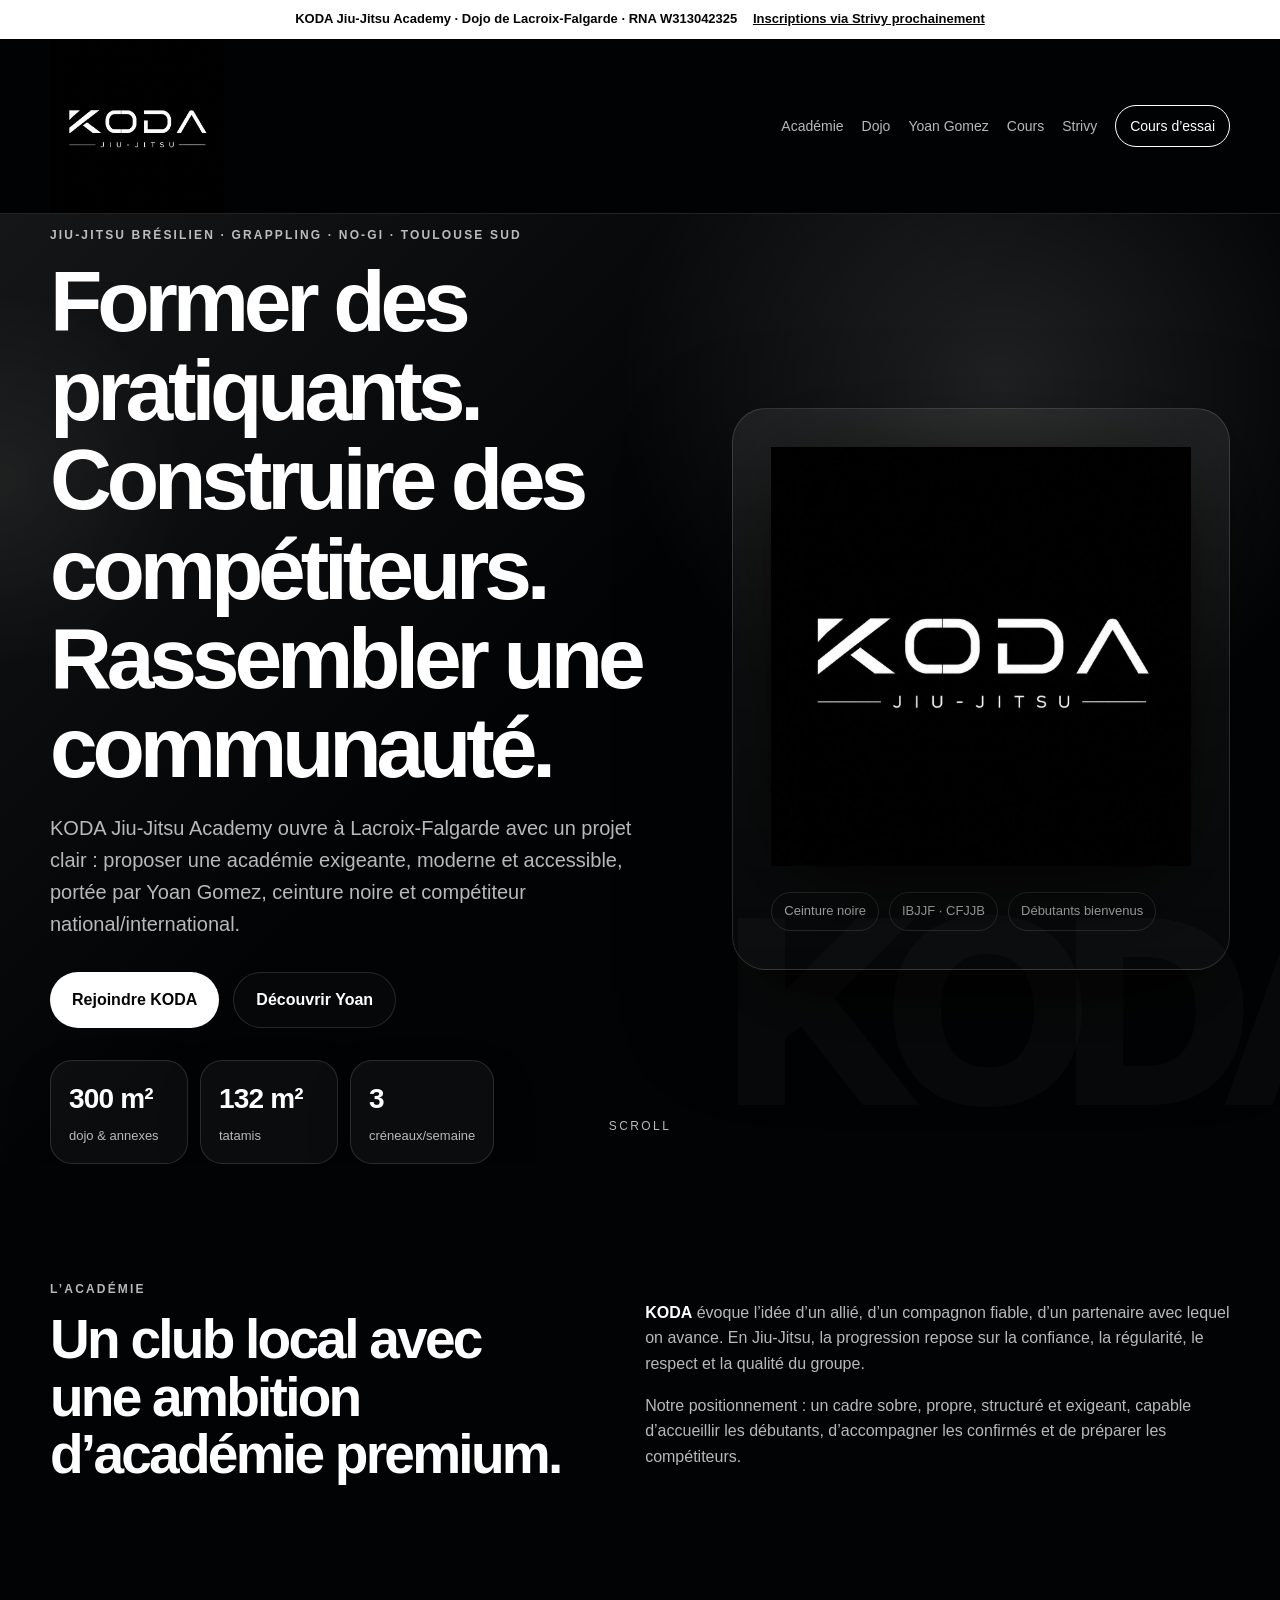
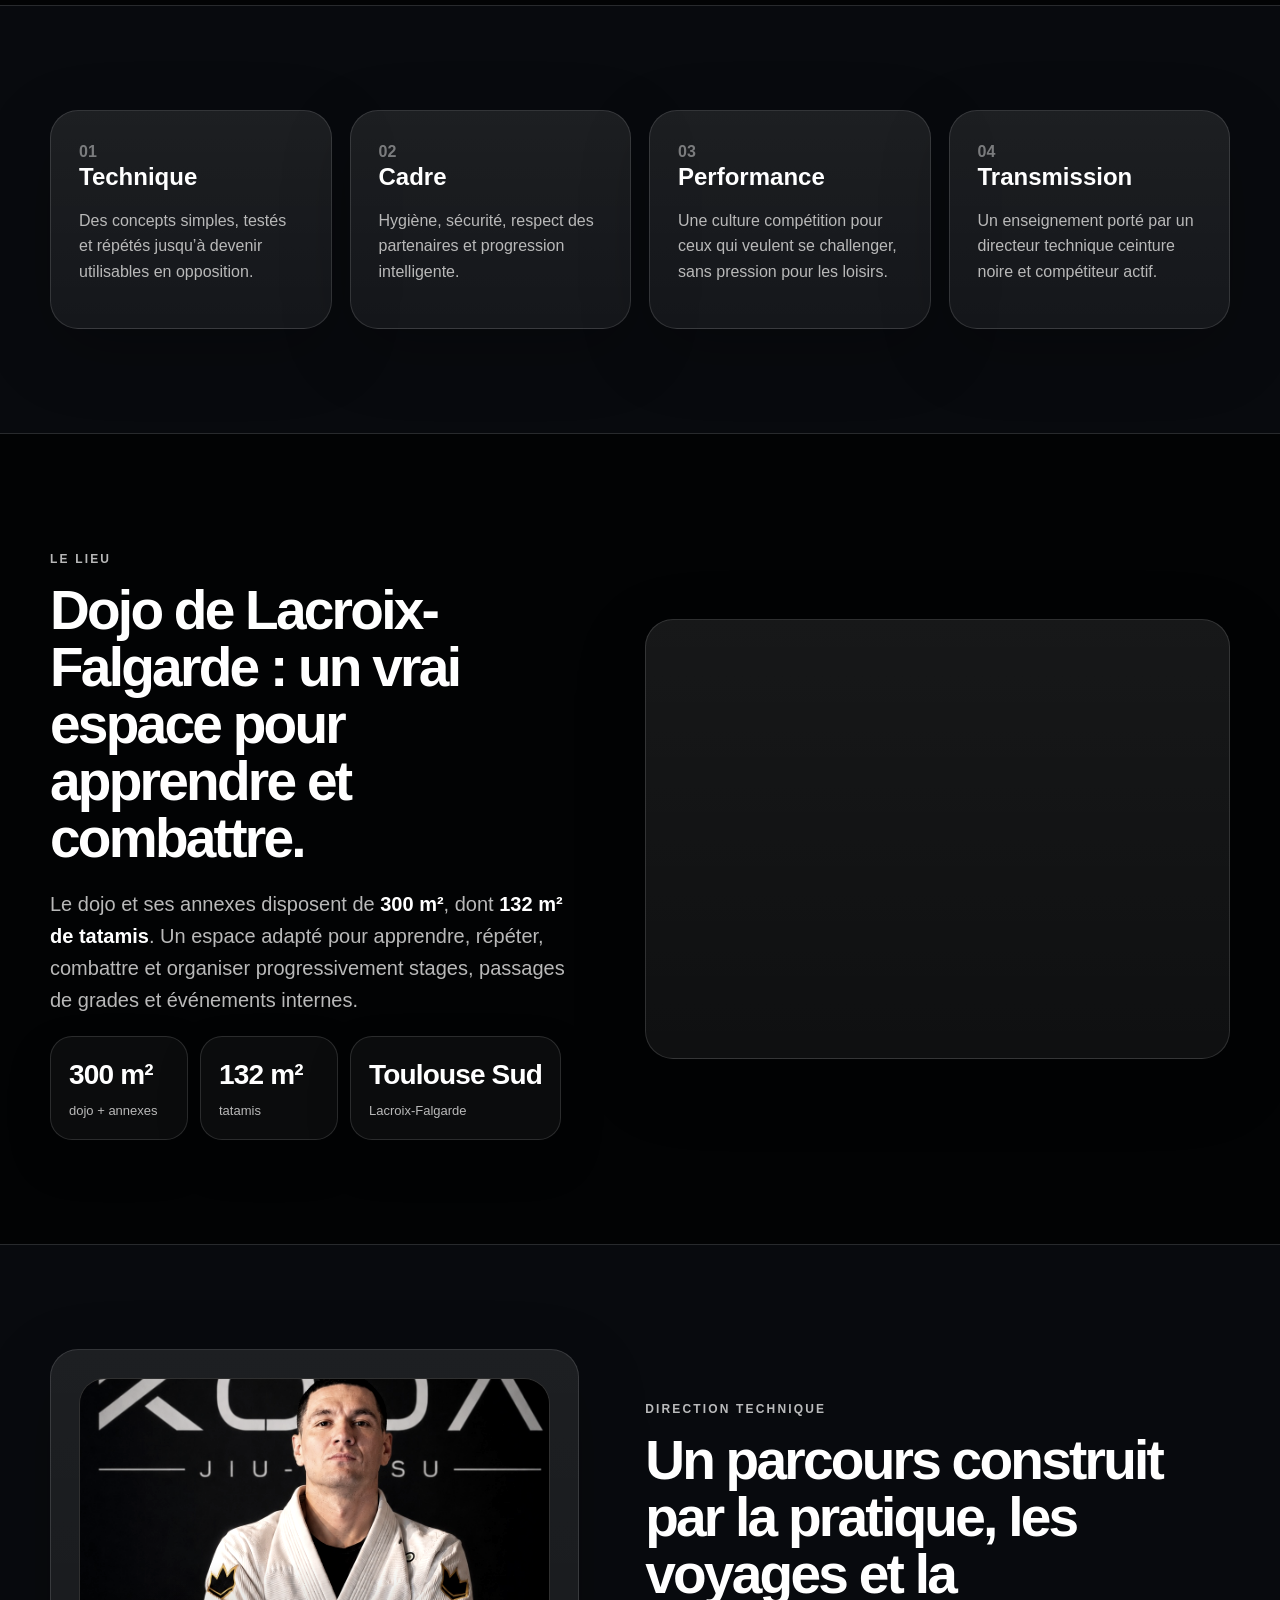
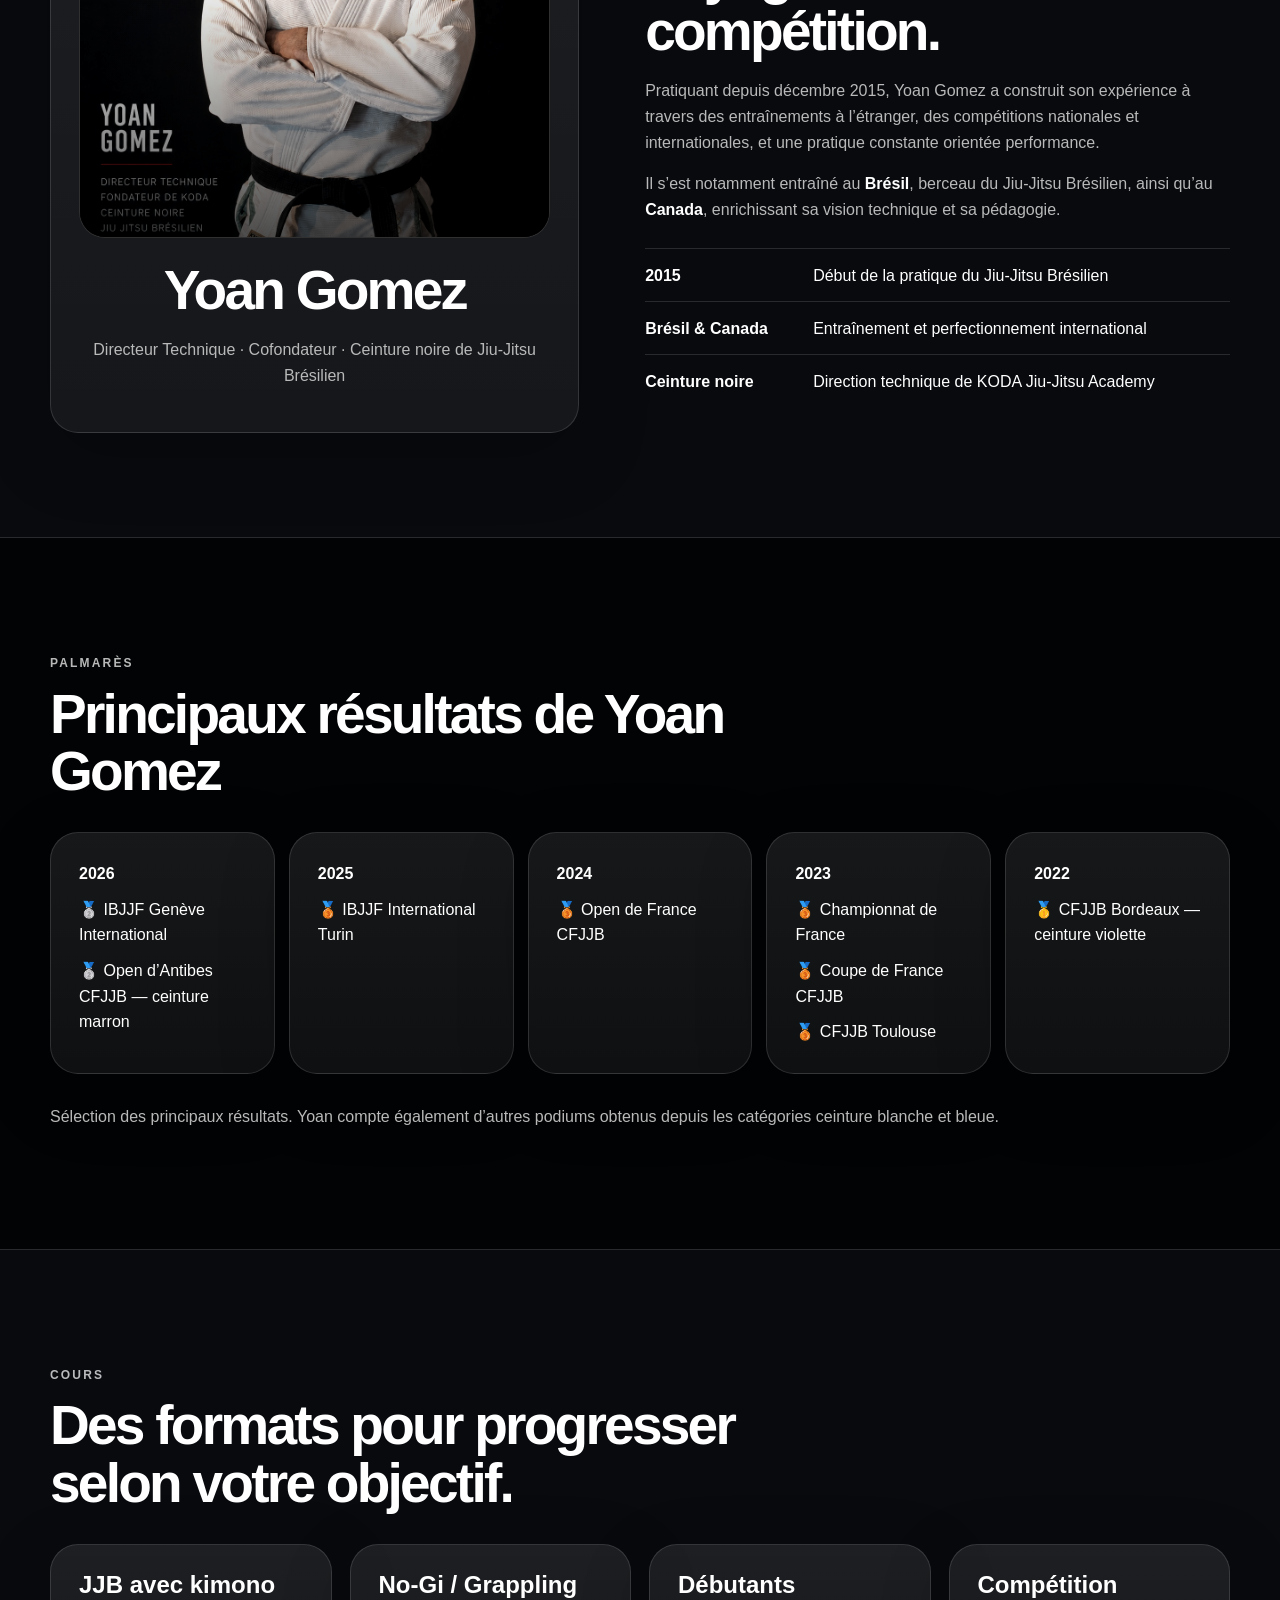
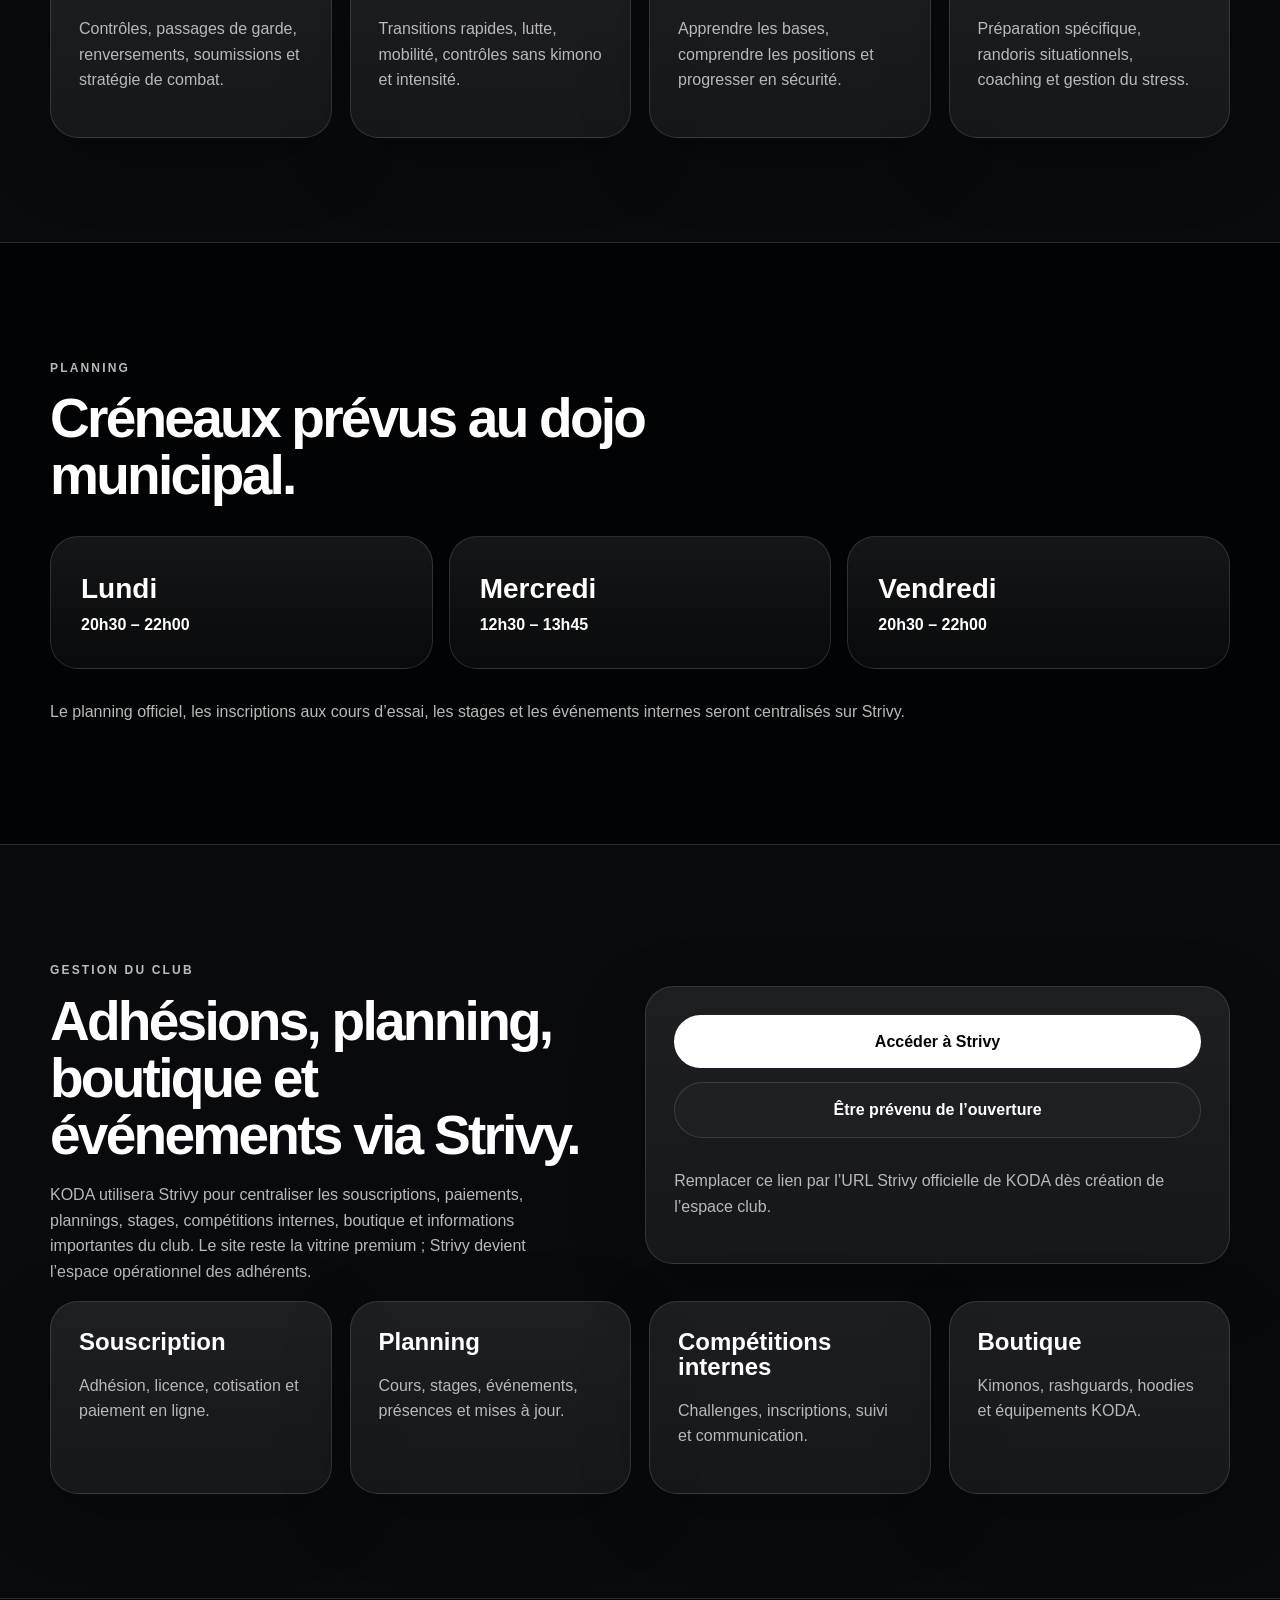
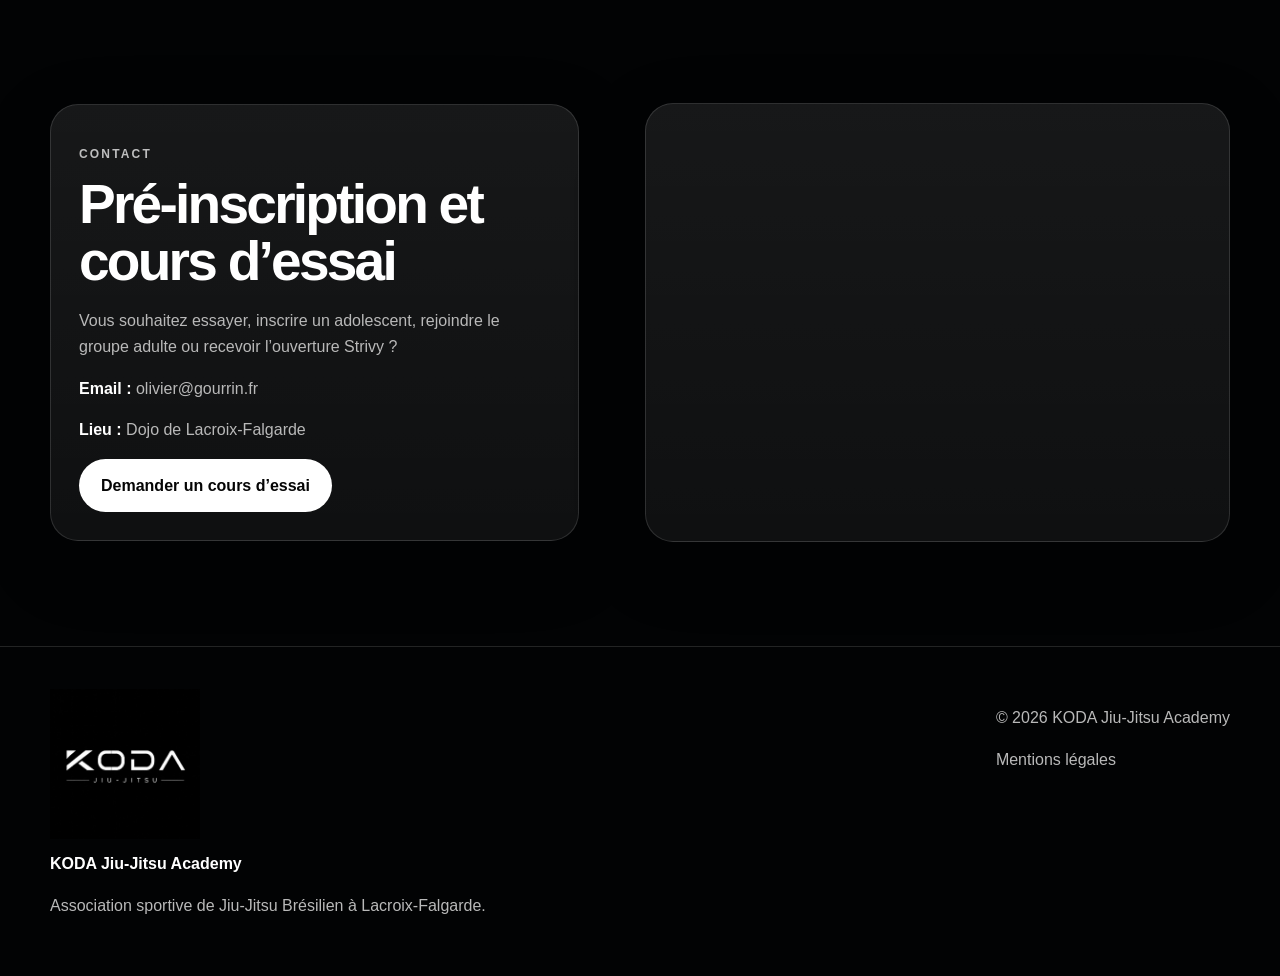
<file: index.html>
<!doctype html>
<html lang="fr">
<head>
  <meta charset="utf-8">
  <meta name="viewport" content="width=device-width, initial-scale=1">
  <title>KODA Jiu-Jitsu Academy | JJB Lacroix-Falgarde · Toulouse Sud</title>
  <meta name="description" content="KODA Jiu-Jitsu Academy, académie de Jiu-Jitsu Brésilien à Lacroix-Falgarde. Dojo de 300 m² dont 132 m² de tatamis. Directeur technique Yoan Gomez, ceinture noire. Inscriptions via Strivy.">
  <meta name="keywords" content="Jiu-Jitsu Brésilien Lacroix-Falgarde, JJB Toulouse Sud, Grappling Toulouse, No-Gi Toulouse, JJB Portet-sur-Garonne, JJB Muret, JJB Ramonville">
  <meta property="og:title" content="KODA Jiu-Jitsu Academy">
  <meta property="og:description" content="Former des pratiquants. Construire des compétiteurs. Rassembler une communauté.">
  <meta property="og:type" content="website">
  <meta property="og:image" content="assets/logo-koda.png">
  <link rel="icon" href="assets/logo-koda.png">
  <link rel="stylesheet" href="styles.css">
</head>

<body>
<div class="cursor-glow" aria-hidden="true"></div>

<div class="topbar">
  <span>KODA Jiu-Jitsu Academy · Dojo de Lacroix-Falgarde · RNA W313042325</span>
  <a href="#strivy">Inscriptions via Strivy prochainement</a>
</div>

<header class="site-header">
  <div class="container nav">
    <a class="brand" href="#accueil" aria-label="KODA Jiu-Jitsu Academy">
      <img src="assets/logo-koda.png" alt="Logo KODA Jiu-Jitsu">
    </a>
    <button class="menu-button" aria-label="Ouvrir le menu">☰</button>
    <nav class="desktop-nav">
      <a href="#academie">Académie</a>
      <a href="#dojo">Dojo</a>
      <a href="#yoan">Yoan Gomez</a>
      <a href="#cours">Cours</a>
      <a href="#strivy">Strivy</a>
      <a href="#contact" class="nav-cta">Cours d’essai</a>
    </nav>
  </div>
</header>

<main id="accueil">
  <section class="hero">
    <div class="hero-noise"></div>
    <div class="hero-mark" aria-hidden="true">KODA</div>
    <div class="container hero-grid">
      <div class="hero-copy reveal">
        <p class="eyebrow">Jiu-Jitsu Brésilien · Grappling · No-Gi · Toulouse Sud</p>
        <h1>Former des pratiquants. Construire des compétiteurs. Rassembler une communauté.</h1>
        <p class="lead">KODA Jiu-Jitsu Academy ouvre à Lacroix-Falgarde avec un projet clair : proposer une académie exigeante, moderne et accessible, portée par Yoan Gomez, ceinture noire et compétiteur national/international.</p>
        <div class="hero-actions">
          <a class="button primary magnetic" href="#strivy">Rejoindre KODA</a>
          <a class="button secondary magnetic" href="#yoan">Découvrir Yoan</a>
        </div>
        <div class="stats hero-stats">
          <div><strong><span data-count="300">0</span> m²</strong><small>dojo & annexes</small></div>
          <div><strong><span data-count="132">0</span> m²</strong><small>tatamis</small></div>
          <div><strong><span data-count="3">0</span></strong><small>créneaux/semaine</small></div>
        </div>
      </div>
      <aside class="hero-card reveal delay-1">
        <img src="assets/logo-koda.png" alt="Logo KODA Jiu-Jitsu">
        <div class="hero-card-footer">
          <span>Ceinture noire</span>
          <span>IBJJF · CFJJB</span>
          <span>Débutants bienvenus</span>
        </div>
      </aside>
    </div>
    <a class="scroll-indicator" href="#academie">Scroll</a>
  </section>

  <section id="academie" class="section intro">
    <div class="container split">
      <div class="reveal">
        <p class="eyebrow">L’académie</p>
        <h2>Un club local avec une ambition d’académie premium.</h2>
      </div>
      <div class="rich-text reveal delay-1">
        <p><strong>KODA</strong> évoque l’idée d’un allié, d’un compagnon fiable, d’un partenaire avec lequel on avance. En Jiu-Jitsu, la progression repose sur la confiance, la régularité, le respect et la qualité du groupe.</p>
        <p>Notre positionnement : un cadre sobre, propre, structuré et exigeant, capable d’accueillir les débutants, d’accompagner les confirmés et de préparer les compétiteurs.</p>
      </div>
    </div>
  </section>

  <section class="section dark">
    <div class="container values">
      <article class="reveal"><span>01</span><h3>Technique</h3><p>Des concepts simples, testés et répétés jusqu’à devenir utilisables en opposition.</p></article>
      <article class="reveal delay-1"><span>02</span><h3>Cadre</h3><p>Hygiène, sécurité, respect des partenaires et progression intelligente.</p></article>
      <article class="reveal delay-2"><span>03</span><h3>Performance</h3><p>Une culture compétition pour ceux qui veulent se challenger, sans pression pour les loisirs.</p></article>
      <article class="reveal delay-3"><span>04</span><h3>Transmission</h3><p>Un enseignement porté par un directeur technique ceinture noire et compétiteur actif.</p></article>
    </div>
  </section>

  <section id="dojo" class="section dojo">
    <div class="container dojo-grid">
      <div class="reveal">
        <p class="eyebrow">Le lieu</p>
        <h2>Dojo de Lacroix-Falgarde : un vrai espace pour apprendre et combattre.</h2>
        <p class="lead">Le dojo et ses annexes disposent de <strong>300 m²</strong>, dont <strong>132 m² de tatamis</strong>. Un espace adapté pour apprendre, répéter, combattre et organiser progressivement stages, passages de grades et événements internes.</p>
        <div class="facility-list">
          <div><strong><span data-count="300">0</span> m²</strong><small>dojo + annexes</small></div>
          <div><strong><span data-count="132">0</span> m²</strong><small>tatamis</small></div>
          <div><strong>Toulouse Sud</strong><small>Lacroix-Falgarde</small></div>
        </div>
      </div>
      <div class="map-card reveal delay-1">
        <iframe title="Carte du Dojo de Lacroix-Falgarde" loading="lazy" referrerpolicy="no-referrer-when-downgrade" src="https://www.google.com/maps?q=Dojo%20de%20Lacroix-Falgarde&output=embed"></iframe>
      </div>
    </div>
  </section>

  <section id="yoan" class="section profile dark">
    <div class="container profile-grid">
      <div class="portrait-card reveal">
        <div class="portrait-wrap">
          <img src="assets/yoan-gomez.jpg" alt="Yoan Gomez en compétition de Jiu-Jitsu Brésilien">
        </div>
        <h2>Yoan Gomez</h2>
        <p>Directeur Technique · Cofondateur · Ceinture noire de Jiu-Jitsu Brésilien</p>
      </div>
      <div class="profile-content reveal delay-1">
        <p class="eyebrow">Direction technique</p>
        <h2>Un parcours construit par la pratique, les voyages et la compétition.</h2>
        <p>Pratiquant depuis décembre 2015, Yoan Gomez a construit son expérience à travers des entraînements à l’étranger, des compétitions nationales et internationales, et une pratique constante orientée performance.</p>
        <p>Il s’est notamment entraîné au <strong>Brésil</strong>, berceau du Jiu-Jitsu Brésilien, ainsi qu’au <strong>Canada</strong>, enrichissant sa vision technique et sa pédagogie.</p>
        <div class="timeline">
          <div><strong>2015</strong><span>Début de la pratique du Jiu-Jitsu Brésilien</span></div>
          <div><strong>Brésil & Canada</strong><span>Entraînement et perfectionnement international</span></div>
          <div><strong>Ceinture noire</strong><span>Direction technique de KODA Jiu-Jitsu Academy</span></div>
        </div>
      </div>
    </div>
  </section>

  <section class="section results-section">
    <div class="container">
      <div class="section-head reveal">
        <p class="eyebrow">Palmarès</p>
        <h2>Principaux résultats de Yoan Gomez</h2>
      </div>
      <div class="results-grid">
        <div class="result reveal"><strong>2026</strong><span>🥈 IBJJF Genève International</span><span>🥈 Open d’Antibes CFJJB — ceinture marron</span></div>
        <div class="result reveal delay-1"><strong>2025</strong><span>🥉 IBJJF International Turin</span></div>
        <div class="result reveal delay-2"><strong>2024</strong><span>🥉 Open de France CFJJB</span></div>
        <div class="result reveal delay-3"><strong>2023</strong><span>🥉 Championnat de France</span><span>🥉 Coupe de France CFJJB</span><span>🥉 CFJJB Toulouse</span></div>
        <div class="result reveal delay-4"><strong>2022</strong><span>🥇 CFJJB Bordeaux — ceinture violette</span></div>
      </div>
      <p class="note reveal">Sélection des principaux résultats. Yoan compte également d’autres podiums obtenus depuis les catégories ceinture blanche et bleue.</p>
    </div>
  </section>

  <section id="cours" class="section dark">
    <div class="container">
      <div class="section-head reveal">
        <p class="eyebrow">Cours</p>
        <h2>Des formats pour progresser selon votre objectif.</h2>
      </div>
      <div class="program-grid">
        <article class="reveal"><h3>JJB avec kimono</h3><p>Contrôles, passages de garde, renversements, soumissions et stratégie de combat.</p></article>
        <article class="reveal delay-1"><h3>No-Gi / Grappling</h3><p>Transitions rapides, lutte, mobilité, contrôles sans kimono et intensité.</p></article>
        <article class="reveal delay-2"><h3>Débutants</h3><p>Apprendre les bases, comprendre les positions et progresser en sécurité.</p></article>
        <article class="reveal delay-3"><h3>Compétition</h3><p>Préparation spécifique, randoris situationnels, coaching et gestion du stress.</p></article>
      </div>
    </div>
  </section>

  <section id="planning" class="section planning">
    <div class="container">
      <div class="section-head reveal">
        <p class="eyebrow">Planning</p>
        <h2>Créneaux prévus au dojo municipal.</h2>
      </div>
      <div class="schedule">
        <div class="reveal"><strong>Lundi</strong><span>20h30 – 22h00</span></div>
        <div class="reveal delay-1"><strong>Mercredi</strong><span>12h30 – 13h45</span></div>
        <div class="reveal delay-2"><strong>Vendredi</strong><span>20h30 – 22h00</span></div>
      </div>
      <p class="note reveal">Le planning officiel, les inscriptions aux cours d’essai, les stages et les événements internes seront centralisés sur Strivy.</p>
    </div>
  </section>

  <section id="strivy" class="section strivy dark">
    <div class="container strivy-grid">
      <div class="reveal">
        <p class="eyebrow">Gestion du club</p>
        <h2>Adhésions, planning, boutique et événements via Strivy.</h2>
        <p>KODA utilisera Strivy pour centraliser les souscriptions, paiements, plannings, stages, compétitions internes, boutique et informations importantes du club. Le site reste la vitrine premium ; Strivy devient l’espace opérationnel des adhérents.</p>
      </div>
      <div class="panel reveal delay-1">
        <a class="button primary" href="https://strivy.app" target="_blank" rel="noopener">Accéder à Strivy</a>
        <a class="button secondary" href="mailto:olivier@gourrin.fr?subject=Ouverture%20Strivy%20KODA">Être prévenu de l’ouverture</a>
        <p class="note">Remplacer ce lien par l’URL Strivy officielle de KODA dès création de l’espace club.</p>
      </div>
    </div>
    <div class="container strivy-cards">
      <article class="reveal"><h3>Souscription</h3><p>Adhésion, licence, cotisation et paiement en ligne.</p></article>
      <article class="reveal delay-1"><h3>Planning</h3><p>Cours, stages, événements, présences et mises à jour.</p></article>
      <article class="reveal delay-2"><h3>Compétitions internes</h3><p>Challenges, inscriptions, suivi et communication.</p></article>
      <article class="reveal delay-3"><h3>Boutique</h3><p>Kimonos, rashguards, hoodies et équipements KODA.</p></article>
    </div>
  </section>

  <section id="contact" class="section contact">
    <div class="container contact-grid">
      <div class="contact-card reveal">
        <p class="eyebrow">Contact</p>
        <h2>Pré-inscription et cours d’essai</h2>
        <p>Vous souhaitez essayer, inscrire un adolescent, rejoindre le groupe adulte ou recevoir l’ouverture Strivy ?</p>
        <p><strong>Email :</strong> <a href="mailto:olivier@gourrin.fr">olivier@gourrin.fr</a></p>
        <p><strong>Lieu :</strong> Dojo de Lacroix-Falgarde</p>
        <a class="button primary" href="mailto:olivier@gourrin.fr?subject=Pré-inscription%20KODA%20Jiu-Jitsu%20Academy">Demander un cours d’essai</a>
      </div>
      <div class="mini-map reveal delay-1">
        <iframe title="Localisation KODA" loading="lazy" src="https://www.google.com/maps?q=Dojo%20de%20Lacroix-Falgarde&output=embed"></iframe>
      </div>
    </div>
  </section>
</main>

<footer class="site-footer">
  <div class="container footer-grid">
    <div>
      <img src="assets/logo-koda.png" alt="Logo KODA">
      <strong>KODA Jiu-Jitsu Academy</strong>
      <p>Association sportive de Jiu-Jitsu Brésilien à Lacroix-Falgarde.</p>
    </div>
    <div>
      <p>© 2026 KODA Jiu-Jitsu Academy</p>
      <p><a href="mentions-legales.html">Mentions légales</a></p>
    </div>
  </div>
</footer>

<script src="script.js"></script>
</body>
</html>
</file>
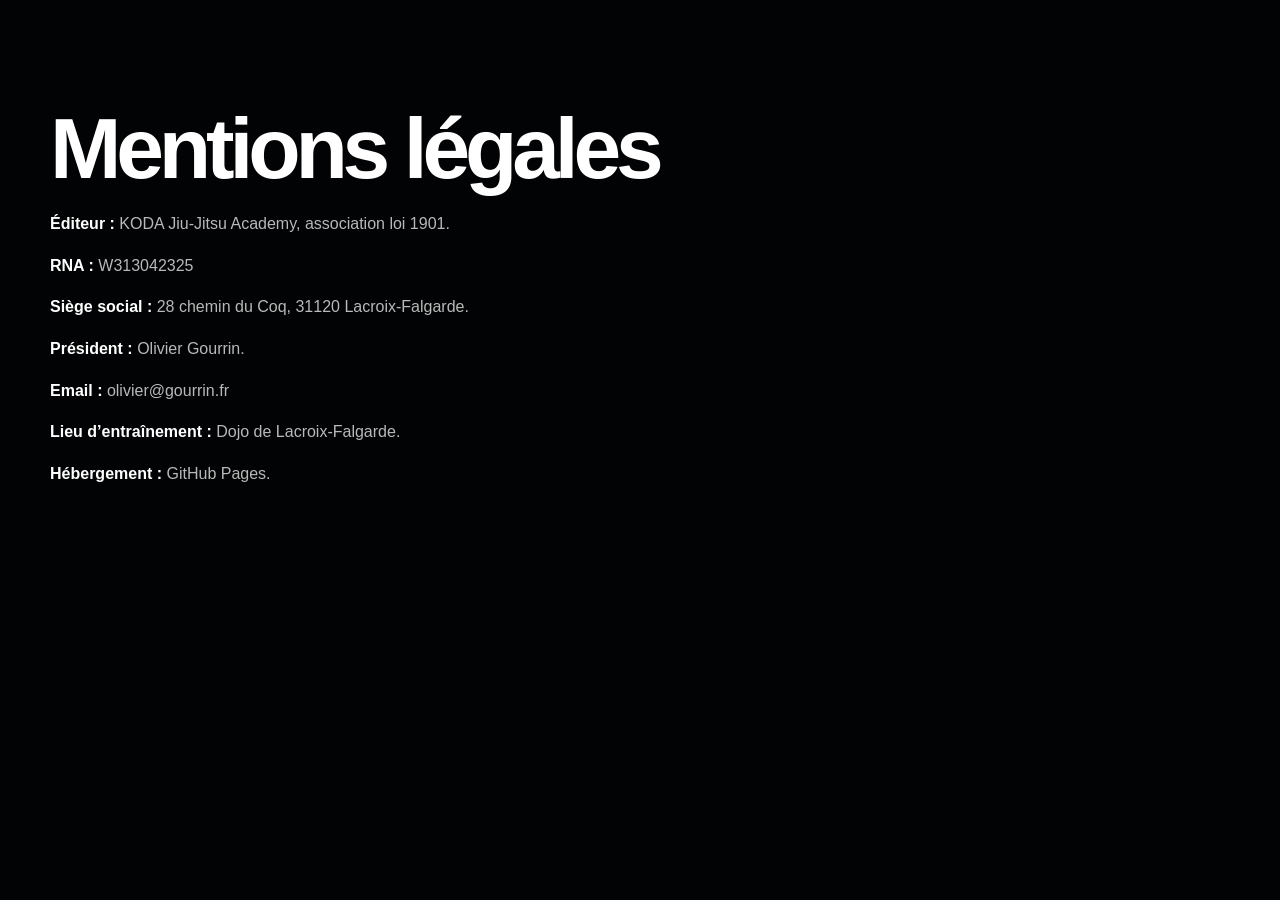
<file: mentions-legales.html>
<!doctype html>
<html lang="fr">
<head>
<meta charset="utf-8">
<meta name="viewport" content="width=device-width, initial-scale=1">
<title>Mentions légales | KODA Jiu-Jitsu Academy</title>
<link rel="stylesheet" href="styles.css">
</head>
<body>
<main class="section">
  <div class="container">
    <h1>Mentions légales</h1>
    <p><strong>Éditeur :</strong> KODA Jiu-Jitsu Academy, association loi 1901.</p>
    <p><strong>RNA :</strong> W313042325</p>
    <p><strong>Siège social :</strong> 28 chemin du Coq, 31120 Lacroix-Falgarde.</p>
    <p><strong>Président :</strong> Olivier Gourrin.</p>
    <p><strong>Email :</strong> olivier@gourrin.fr</p>
    <p><strong>Lieu d’entraînement :</strong> Dojo de Lacroix-Falgarde.</p>
    <p><strong>Hébergement :</strong> GitHub Pages.</p>
  </div>
</main>
</body>
</html>
</file>
<file: styles.css>
:root{
  --bg:#020304;
  --bg2:#080a0e;
  --bg3:#10141b;
  --text:#fff;
  --muted:#b9b9b9;
  --line:rgba(255,255,255,.13);
  --card:rgba(255,255,255,.055);
  --card2:rgba(255,255,255,.085);
  --shadow:0 40px 100px rgba(0,0,0,.55);
}
*{box-sizing:border-box}
html{scroll-behavior:smooth}
body{
  margin:0;
  font-family:-apple-system,BlinkMacSystemFont,"Segoe UI",Roboto,Inter,Arial,sans-serif;
  color:var(--text);
  background:var(--bg);
  line-height:1.6;
  overflow-x:hidden;
}
a{color:inherit;text-decoration:none}
.container{width:min(1180px,calc(100% - 40px));margin:0 auto}
.cursor-glow{
  position:fixed;inset:auto auto 0 0;width:420px;height:420px;
  background:radial-gradient(circle,rgba(255,255,255,.10),transparent 62%);
  transform:translate(-50%,-50%);
  pointer-events:none;z-index:0;mix-blend-mode:screen;opacity:.55;
}
.topbar{
  position:relative;z-index:20;text-align:center;padding:9px 20px;
  background:#fff;color:#050505;font-size:13px;font-weight:900;
}
.topbar a{text-decoration:underline;margin-left:12px}
.site-header{
  position:sticky;top:0;z-index:30;background:rgba(2,3,4,.88);
  backdrop-filter:blur(22px);border-bottom:1px solid var(--line);
}
.nav{display:flex;align-items:center;justify-content:space-between;min-height:88px;gap:24px}
.brand img{width:174px;height:auto;display:block}
.desktop-nav{display:flex;gap:18px;align-items:center;color:var(--muted);font-size:14px}
.desktop-nav a:hover{color:#fff}
.nav-cta{color:#fff;border:1px solid #fff;padding:9px 14px;border-radius:999px}
.menu-button{display:none;background:none;color:#fff;border:1px solid var(--line);border-radius:12px;padding:8px 12px;font-size:20px}
.hero{position:relative;min-height:840px;display:flex;align-items:center;overflow:hidden}
.hero-noise{position:absolute;inset:0;background:
  radial-gradient(circle at 78% 18%,rgba(255,255,255,.12),transparent 30%),
  linear-gradient(135deg,rgba(255,255,255,.08),transparent 48%);
}
.hero-mark{
  position:absolute;right:-8vw;bottom:5vh;font-weight:950;font-size:20vw;line-height:.8;
  color:rgba(255,255,255,.028);letter-spacing:-.09em;pointer-events:none;
}
.hero-grid{position:relative;z-index:2;display:grid;grid-template-columns:1.1fr .9fr;gap:74px;align-items:center}
.eyebrow{color:#fff;text-transform:uppercase;font-weight:900;font-size:12px;letter-spacing:.18em;opacity:.72}
h1,h2,h3{line-height:1.04;margin:0 0 18px}
h1{font-size:clamp(44px,6.7vw,90px);letter-spacing:-.06em}
h2{font-size:clamp(34px,4.3vw,62px);letter-spacing:-.05em}
h3{font-size:24px}
.lead{font-size:20px;color:var(--muted);max-width:760px}
.hero-actions{display:flex;gap:14px;flex-wrap:wrap;margin:32px 0}
.button{display:inline-flex;align-items:center;justify-content:center;border-radius:999px;padding:14px 22px;font-weight:900;transition:.25s ease}
.button:hover{transform:translateY(-2px)}
.primary{background:#fff;color:#050505}
.secondary{border:1px solid var(--line);color:#fff;background:rgba(255,255,255,.02)}
.stats,.facility-list{display:flex;gap:12px;flex-wrap:wrap}
.stats div,.facility-list div{
  border:1px solid var(--line);border-radius:22px;padding:16px 18px;
  min-width:138px;background:rgba(255,255,255,.04);
  box-shadow:0 20px 40px rgba(0,0,0,.25);
}
.stats strong,.facility-list strong{font-size:28px;display:block;letter-spacing:-.03em}
.stats small,.facility-list small{color:var(--muted);font-size:13px}
.hero-card{
  border:1px solid var(--line);border-radius:34px;
  background:linear-gradient(180deg,rgba(255,255,255,.08),rgba(255,255,255,.025));
  padding:38px;box-shadow:var(--shadow);overflow:hidden;
}
.hero-card img{width:100%;display:block;filter:drop-shadow(0 20px 55px rgba(0,0,0,.65))}
.hero-card-footer{display:flex;flex-wrap:wrap;gap:10px;margin-top:26px}
.hero-card-footer span{border:1px solid var(--line);border-radius:999px;padding:8px 12px;color:var(--muted);font-size:13px}
.scroll-indicator{
  position:absolute;left:50%;bottom:28px;transform:translateX(-50%);
  color:var(--muted);font-size:12px;text-transform:uppercase;letter-spacing:.2em;
}
.section{padding:104px 0;position:relative}
.dark{background:var(--bg2);border-top:1px solid var(--line);border-bottom:1px solid var(--line)}
.split,.dojo-grid,.profile-grid,.strivy-grid,.contact-grid{
  display:grid;grid-template-columns:.95fr 1.05fr;gap:66px;align-items:center
}
.rich-text,.note,p{color:var(--muted)}
strong{color:#fff}
.values,.program-grid,.strivy-cards{
  display:grid;grid-template-columns:repeat(4,1fr);gap:18px
}
.values article,.program-grid article,.profile-card,.portrait-card,.result,.panel,.strivy-cards article,.contact-card,details,.map-card,.mini-map{
  border:1px solid var(--line);background:linear-gradient(180deg,var(--card2),var(--card));
  border-radius:28px;padding:28px;box-shadow:0 22px 70px rgba(0,0,0,.22)
}
.values span{color:#fff;font-weight:900;opacity:.42}
.map-card,.mini-map{padding:0;overflow:hidden;min-height:430px}
.map-card iframe,.mini-map iframe{width:100%;height:100%;min-height:430px;border:0;filter:grayscale(1) contrast(1.05) brightness(.82)}
.portrait-card{text-align:center}
.portrait-wrap{
  position:relative;height:460px;border-radius:26px;overflow:hidden;margin-bottom:24px;
  background:#111;border:1px solid var(--line);
}
.portrait-wrap:after{
  content:"";position:absolute;inset:0;
  background:linear-gradient(180deg,transparent 40%,rgba(0,0,0,.7));
}
.portrait-wrap img{
  width:100%;height:100%;object-fit:cover;object-position:center;
  filter:grayscale(.25) contrast(1.13) saturate(.82);
  transform:scale(1.03);
}
.timeline{display:grid;gap:12px;margin-top:26px}
.timeline div{display:grid;grid-template-columns:150px 1fr;gap:18px;border-top:1px solid var(--line);padding-top:14px}
.timeline strong,.result strong{color:#fff}
.section-head{max-width:780px;margin-bottom:32px}
.results-grid{display:grid;grid-template-columns:repeat(5,1fr);gap:14px;margin:30px 0}
.result{display:flex;flex-direction:column;gap:10px}
.schedule{display:grid;grid-template-columns:repeat(3,1fr);gap:16px;margin:30px 0}
.schedule div{
  border:1px solid var(--line);border-radius:28px;padding:30px;
  background:linear-gradient(180deg,rgba(255,255,255,.08),rgba(255,255,255,.03));
}
.schedule strong{font-size:28px;display:block}
.schedule span{color:#fff;font-weight:900}
.panel{display:flex;flex-direction:column;gap:14px}
details{margin:12px 0}
summary{font-weight:900;font-size:18px;cursor:pointer}
.contact-card{max-width:780px}
.site-footer{border-top:1px solid var(--line);padding:42px 0;color:var(--muted)}
.footer-grid{display:flex;justify-content:space-between;gap:30px}
.footer-grid img{width:150px;height:auto;display:block;margin-bottom:12px}

.reveal{opacity:0;transform:translateY(26px);transition:opacity .8s ease, transform .8s ease}
.reveal.visible{opacity:1;transform:translateY(0)}
.delay-1{transition-delay:.08s}.delay-2{transition-delay:.16s}.delay-3{transition-delay:.24s}.delay-4{transition-delay:.32s}

@media(max-width:980px){
  .desktop-nav{display:none}.menu-button{display:block}.brand img{width:136px}
  .hero{min-height:auto;padding:86px 0}.hero-grid,.split,.dojo-grid,.profile-grid,.strivy-grid,.contact-grid{grid-template-columns:1fr}
  .values,.program-grid,.results-grid,.schedule,.strivy-cards{grid-template-columns:1fr}
  .timeline div{grid-template-columns:1fr}.footer-grid{flex-direction:column}
  .topbar a{display:block;margin-left:0}.map-card,.mini-map{min-height:320px}.map-card iframe,.mini-map iframe{min-height:320px}
  .portrait-wrap{height:390px}h1{font-size:46px}.section{padding:76px 0}
}
</file>
